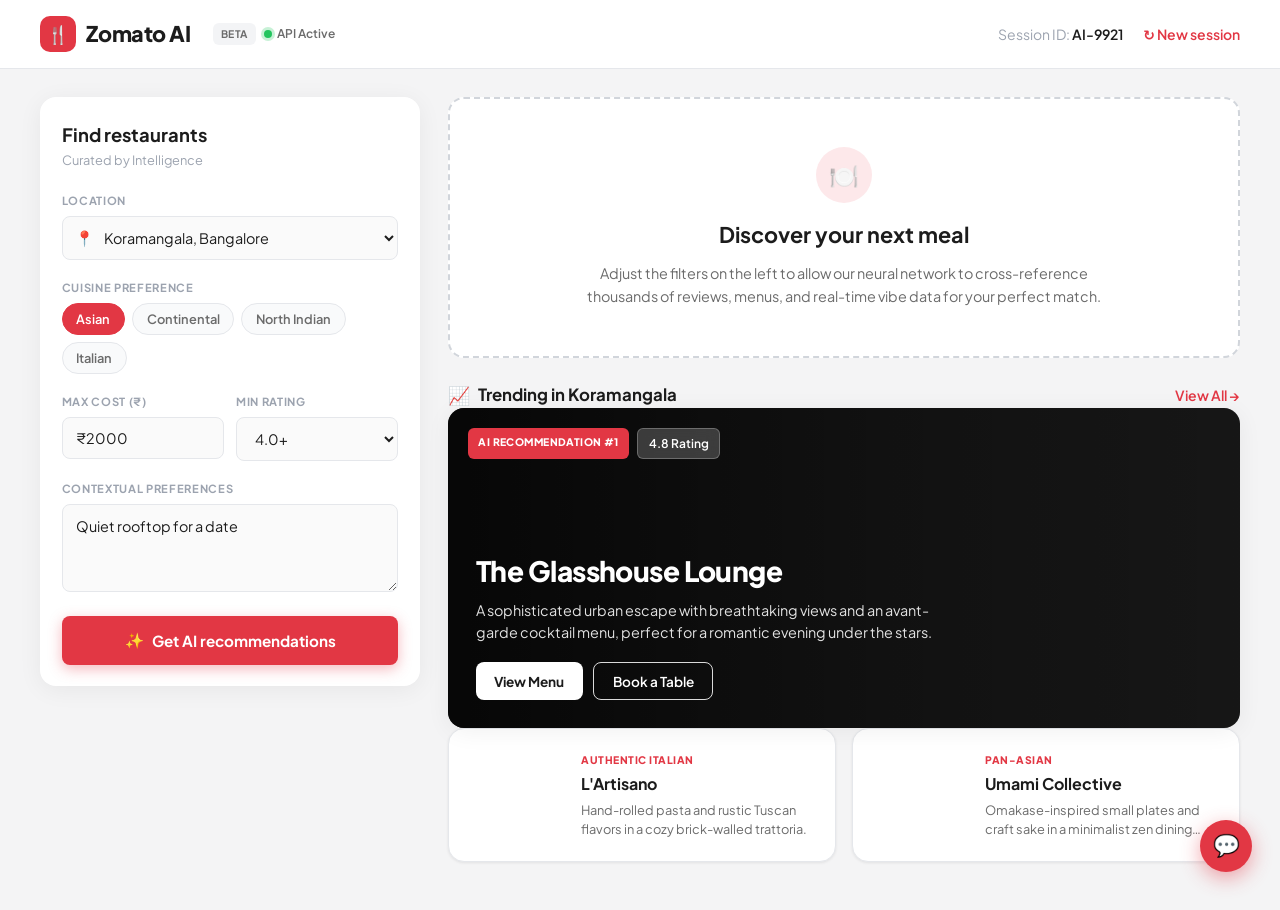
<file: Screens/zomato-ai-home/index.html>
<!DOCTYPE html>
<html lang="en">
<head>
  <meta charset="UTF-8" />
  <meta name="viewport" content="width=device-width, initial-scale=1.0" />
  <title>Zomato AI — Discover</title>
  <link rel="preconnect" href="https://fonts.googleapis.com" />
  <link rel="preconnect" href="https://fonts.gstatic.com" crossorigin />
  <link href="https://fonts.googleapis.com/css2?family=Plus+Jakarta+Sans:wght@400;500;600;700;800&display=swap" rel="stylesheet" />
  <link rel="stylesheet" href="styles.css" />
</head>
<body>
  <header class="app-header">
    <div class="brand">
      <div class="brand-icon" aria-hidden="true">🍴</div>
      <span class="brand-name">Zomato AI</span>
      <div class="brand-badges">
        <span class="pill-beta">Beta</span>
        <span class="pill-api"><span class="dot"></span> API Active</span>
      </div>
    </div>
    <div class="header-actions">
      <span class="session-label">Session ID: <strong id="session-id">AI-9921</strong></span>
      <button type="button" class="btn-new-session" id="btn-new-session" aria-label="Start new session">
        ↻ New session
      </button>
    </div>
  </header>

  <main class="app-main">
    <aside class="filter-panel" aria-label="Search filters">
      <h2>Find restaurants</h2>
      <p class="filter-subtitle">Curated by Intelligence</p>

      <form id="search-form" novalidate>
        <div class="form-group">
          <label for="location">Location</label>
          <div class="input-wrap">
            <span class="icon-left" aria-hidden="true">📍</span>
            <select id="location" class="input-control">
              <option value="Koramangala">Koramangala, Bangalore</option>
              <option value="Indiranagar">Indiranagar, Bangalore</option>
              <option value="Bellandur">Bellandur, Bangalore</option>
              <option value="BTM">BTM, Bangalore</option>
              <option value="Whitefield">Whitefield, Bangalore</option>
              <option value="HSR">HSR, Bangalore</option>
              <option value="Jayanagar">Jayanagar, Bangalore</option>
            </select>
          </div>
        </div>

        <div class="form-group">
          <label>Cuisine preference</label>
          <div class="cuisine-pills" role="group" aria-label="Cuisine preference">
            <button type="button" class="cuisine-pill active" data-cuisine="Asian">Asian</button>
            <button type="button" class="cuisine-pill" data-cuisine="Continental">Continental</button>
            <button type="button" class="cuisine-pill" data-cuisine="North Indian">North Indian</button>
            <button type="button" class="cuisine-pill" data-cuisine="Italian">Italian</button>
          </div>
          <input type="hidden" id="cuisine" name="cuisine" value="Asian" />
        </div>

        <div class="form-row">
          <div class="form-group">
            <label for="max_cost">Max cost (₹)</label>
            <input type="text" id="max_cost" class="input-control" value="₹2000" inputmode="numeric" />
          </div>
          <div class="form-group">
            <label for="min_rating">Min rating</label>
            <select id="min_rating" class="input-control">
              <option value="3.5">3.5+</option>
              <option value="4.0" selected>4.0+</option>
              <option value="4.5">4.5+</option>
            </select>
          </div>
        </div>

        <div class="form-group">
          <label for="description">Contextual preferences</label>
          <textarea id="description" class="input-control" rows="3" placeholder="Quiet rooftop for a date">Quiet rooftop for a date</textarea>
        </div>

        <button type="submit" class="btn-primary">
          <span aria-hidden="true">✨</span>
          Get AI recommendations
        </button>
      </form>
    </aside>

    <section class="content-panel" aria-label="Recommendations">
      <article class="hero-empty">
        <div class="hero-icon" aria-hidden="true">🍽️</div>
        <h3>Discover your next meal</h3>
        <p>
          Adjust the filters on the left to allow our neural network to cross-reference thousands of
          reviews, menus, and real-time vibe data for your perfect match.
        </p>
      </article>

      <div class="trending-block">
        <div class="section-header">
          <div class="section-title-wrap">
            <span class="trend-icon" aria-hidden="true">📈</span>
            <h3 id="trending-title">Trending in Koramangala</h3>
          </div>
          <a href="#" class="view-all">View All →</a>
        </div>

        <article class="featured-card">
          <div
            class="bg-image"
            style="background-image: url('https://images.unsplash.com/photo-1517248135467-4c7edcad34c4?w=1200&q=80');"
            role="img"
            aria-label="The Glasshouse Lounge interior"
          ></div>
          <div class="overlay"></div>
          <div class="featured-badges">
            <span class="badge-ai">AI RECOMMENDATION #1</span>
            <span class="badge-rating">4.8 Rating</span>
          </div>
          <div class="featured-content">
            <h4>The Glasshouse Lounge</h4>
            <p class="desc">
              A sophisticated urban escape with breathtaking views and an avant-garde cocktail menu,
              perfect for a romantic evening under the stars.
            </p>
            <div class="featured-actions">
              <button type="button" class="btn-white">View Menu</button>
              <button type="button" class="btn-outline-white">Book a Table</button>
            </div>
          </div>
        </article>

        <div class="secondary-grid">
          <article class="mini-card">
            <div
              class="mini-thumb"
              style="background-image: url('https://images.unsplash.com/photo-1476124369801-61402d2a0f44?w=400&q=80');"
              role="img"
              aria-label="Pasta dish"
            ></div>
            <div class="mini-body">
              <span class="mini-tag">AUTHENTIC ITALIAN</span>
              <h5>L'Artisano</h5>
              <p>Hand-rolled pasta and rustic Tuscan flavors in a cozy brick-walled trattoria.</p>
            </div>
          </article>
          <article class="mini-card">
            <div
              class="mini-thumb"
              style="background-image: url('https://images.unsplash.com/photo-1579584425555-c3ce17fd4351?w=400&q=80');"
              role="img"
              aria-label="Sushi platter"
            ></div>
            <div class="mini-body">
              <span class="mini-tag">PAN-ASIAN</span>
              <h5>Umami Collective</h5>
              <p>Omakase-inspired small plates and craft sake in a minimalist zen dining room.</p>
            </div>
          </article>
        </div>
      </div>
    </section>
  </main>

  <button type="button" class="chat-fab" id="chat-fab" aria-label="Open chat">💬</button>

  <script src="app.js"></script>
</body>
</html>
</file>
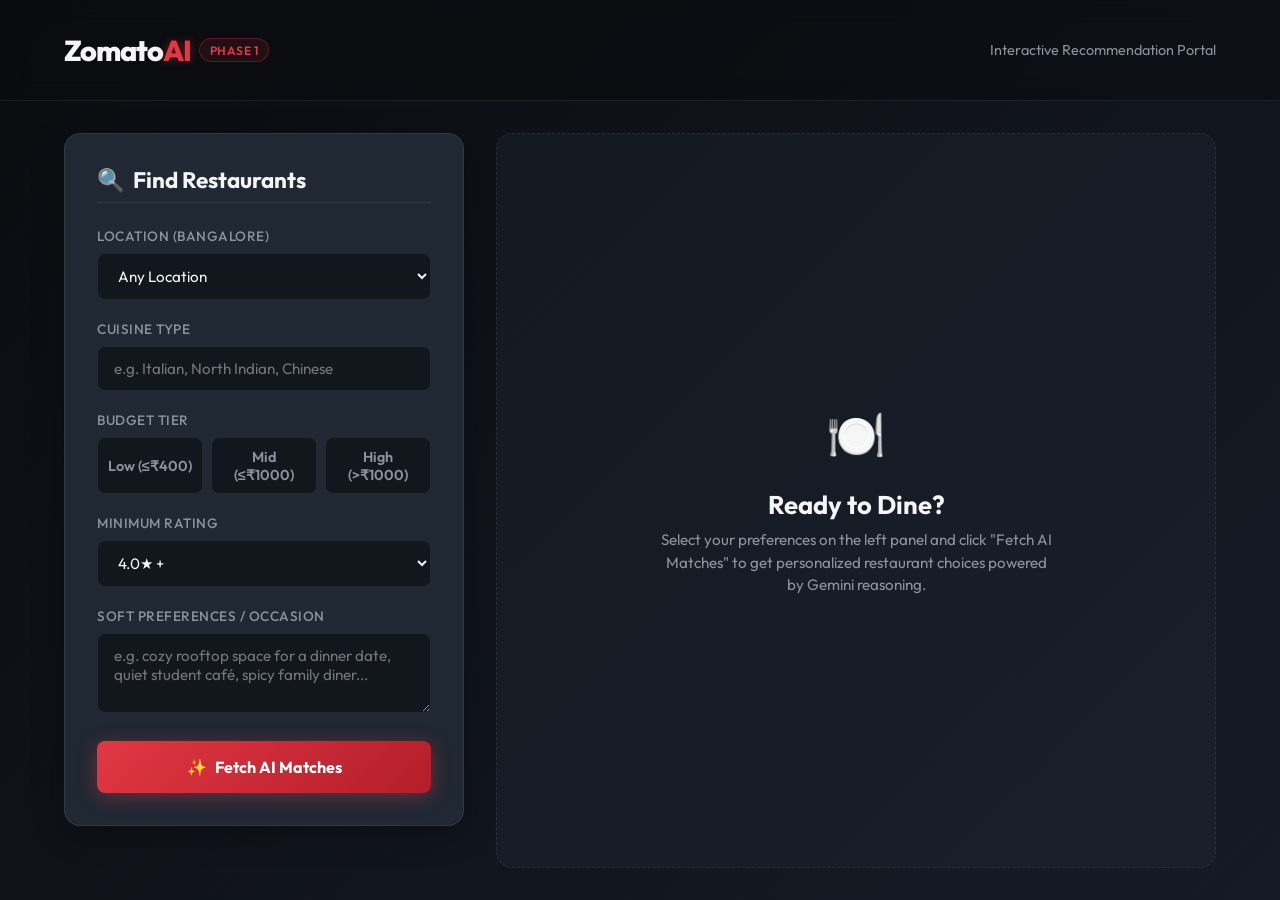
<file: Phase1/src/templates/index.html>
<!DOCTYPE html>
<html lang="en">
<head>
    <meta charset="UTF-8">
    <meta name="viewport" content="width=device-width, initial-scale=1.0">
    <title>Zomato AI - Premium Restaurant Recommendations</title>
    <!-- Google Fonts -->
    <link rel="preconnect" href="https://fonts.googleapis.com">
    <link rel="preconnect" href="https://fonts.gstatic.com" crossorigin>
    <link href="https://fonts.googleapis.com/css2?family=Outfit:wght@300;400;500;600;700;800&display=swap" rel="stylesheet">
    <style>
        :root {
            --bg-primary: #0b0c10;
            --bg-secondary: #1f2833;
            --accent-red: #e23744;
            --accent-glow: rgba(226, 55, 68, 0.4);
            --text-main: #f5f5f7;
            --text-secondary: #c5a059;
            --text-muted: #8b949e;
            --border-color: rgba(255, 255, 255, 0.08);
            --card-glow: rgba(226, 55, 68, 0.05);
        }

        * {
            box-sizing: border-box;
            margin: 0;
            padding: 0;
        }

        body {
            font-family: 'Outfit', sans-serif;
            background: linear-gradient(135deg, var(--bg-primary) 0%, #151b26 100%);
            color: var(--text-main);
            min-height: 100vh;
            display: flex;
            flex-direction: column;
            overflow-x: hidden;
        }

        header {
            padding: 2rem 5%;
            display: flex;
            justify-content: space-between;
            align-items: center;
            border-bottom: 1px solid var(--border-color);
            background: rgba(11, 12, 16, 0.6);
            backdrop-filter: blur(12px);
            position: sticky;
            top: 0;
            z-index: 100;
        }

        .logo-container {
            display: flex;
            align-items: center;
            gap: 0.5rem;
        }

        .logo-text {
            font-size: 1.8rem;
            font-weight: 800;
            letter-spacing: -1px;
            color: var(--text-main);
        }

        .logo-text span {
            color: var(--accent-red);
            text-shadow: 0 0 10px var(--accent-glow);
        }

        .badge {
            background: rgba(226, 55, 68, 0.1);
            color: var(--accent-red);
            border: 1px solid rgba(226, 55, 68, 0.3);
            padding: 0.2rem 0.6rem;
            border-radius: 20px;
            font-size: 0.75rem;
            font-weight: 600;
            letter-spacing: 0.5px;
        }

        main {
            flex: 1;
            display: grid;
            grid-template-columns: 400px 1fr;
            gap: 2rem;
            padding: 2rem 5%;
            max-width: 1400px;
            margin: 0 auto;
            width: 100%;
        }

        @media (max-width: 900px) {
            main {
                grid-template-columns: 1fr;
            }
        }

        .control-panel {
            background: var(--bg-secondary);
            border: 1px solid var(--border-color);
            border-radius: 16px;
            padding: 2rem;
            height: fit-content;
            box-shadow: 0 8px 32px rgba(0, 0, 0, 0.3);
            position: sticky;
            top: 100px;
        }

        .section-title {
            font-size: 1.4rem;
            font-weight: 700;
            margin-bottom: 1.5rem;
            display: flex;
            align-items: center;
            gap: 0.5rem;
            border-bottom: 1px solid var(--border-color);
            padding-bottom: 0.5rem;
        }

        .form-group {
            margin-bottom: 1.25rem;
        }

        .form-group label {
            display: block;
            font-size: 0.85rem;
            font-weight: 500;
            color: var(--text-muted);
            margin-bottom: 0.5rem;
            text-transform: uppercase;
            letter-spacing: 0.5px;
        }

        .input-control {
            width: 100%;
            background: rgba(11, 12, 16, 0.6);
            border: 1px solid var(--border-color);
            border-radius: 8px;
            padding: 0.75rem 1rem;
            color: var(--text-main);
            font-family: inherit;
            font-size: 0.95rem;
            transition: all 0.3s ease;
        }

        .input-control:focus {
            outline: none;
            border-color: var(--accent-red);
            box-shadow: 0 0 0 3px rgba(226, 55, 68, 0.15);
        }

        .budget-selector {
            display: flex;
            gap: 0.5rem;
        }

        .budget-btn {
            flex: 1;
            background: rgba(11, 12, 16, 0.6);
            border: 1px solid var(--border-color);
            border-radius: 8px;
            padding: 0.6rem;
            color: var(--text-muted);
            font-family: inherit;
            font-size: 0.9rem;
            font-weight: 600;
            cursor: pointer;
            transition: all 0.3s ease;
        }

        .budget-btn:hover {
            border-color: rgba(226, 55, 68, 0.5);
            color: var(--text-main);
        }

        .budget-btn.active {
            background: var(--accent-red);
            border-color: var(--accent-red);
            color: white;
            box-shadow: 0 4px 12px var(--accent-glow);
        }

        textarea.input-control {
            resize: vertical;
            min-height: 80px;
        }

        .submit-btn {
            width: 100%;
            background: linear-gradient(135deg, var(--accent-red) 0%, #b31e29 100%);
            border: none;
            border-radius: 8px;
            padding: 1rem;
            color: white;
            font-family: inherit;
            font-size: 1rem;
            font-weight: 700;
            cursor: pointer;
            box-shadow: 0 4px 20px var(--accent-glow);
            transition: all 0.3s ease;
            display: flex;
            align-items: center;
            justify-content: center;
            gap: 0.5rem;
            margin-top: 1.5rem;
        }

        .submit-btn:hover {
            transform: translateY(-2px);
            box-shadow: 0 6px 24px var(--accent-glow);
        }

        .submit-btn:active {
            transform: translateY(0);
        }

        .results-panel {
            display: flex;
            flex-direction: column;
            gap: 1.5rem;
        }

        .welcome-card {
            background: rgba(31, 40, 51, 0.4);
            border: 1px dashed var(--border-color);
            border-radius: 16px;
            padding: 4rem 2rem;
            text-align: center;
            display: flex;
            flex-direction: column;
            align-items: center;
            justify-content: center;
            height: 100%;
        }

        .welcome-icon {
            font-size: 3rem;
            margin-bottom: 1.5rem;
            animation: bounce 2s infinite;
        }

        @keyframes bounce {
            0%, 100% { transform: translateY(0); }
            50% { transform: translateY(-10px); }
        }

        .welcome-card h2 {
            font-size: 1.6rem;
            font-weight: 700;
            margin-bottom: 0.5rem;
        }

        .welcome-card p {
            color: var(--text-muted);
            max-width: 400px;
            font-size: 0.95rem;
            line-height: 1.5;
        }

        .card-grid {
            display: grid;
            grid-template-columns: 1fr;
            gap: 1.5rem;
        }

        .restaurant-card {
            background: var(--bg-secondary);
            border: 1px solid var(--border-color);
            border-radius: 16px;
            padding: 1.5rem;
            position: relative;
            overflow: hidden;
            transition: all 0.3s cubic-bezier(0.25, 0.8, 0.25, 1);
            box-shadow: 0 4px 12px rgba(0,0,0,0.1);
        }

        .restaurant-card:hover {
            transform: translateY(-4px);
            border-color: rgba(226, 55, 68, 0.3);
            box-shadow: 0 12px 24px rgba(0,0,0,0.2), 0 0 15px var(--card-glow);
        }

        .restaurant-card::before {
            content: '';
            position: absolute;
            top: 0;
            left: 0;
            width: 4px;
            height: 100%;
            background: var(--accent-red);
            opacity: 0;
            transition: opacity 0.3s ease;
        }

        .restaurant-card:hover::before {
            opacity: 1;
        }

        .card-header {
            display: flex;
            justify-content: space-between;
            align-items: flex-start;
            margin-bottom: 1rem;
            gap: 1rem;
        }

        .restaurant-title {
            font-size: 1.3rem;
            font-weight: 700;
            color: var(--text-main);
        }

        .rating-badge {
            background: #257a3e;
            color: white;
            padding: 0.25rem 0.6rem;
            border-radius: 6px;
            font-size: 0.9rem;
            font-weight: 700;
            display: flex;
            align-items: center;
            gap: 0.25rem;
        }

        .rating-badge.low {
            background: #a87e16;
        }

        .rating-badge.poor {
            background: #a82e16;
        }

        .restaurant-meta {
            display: flex;
            flex-wrap: wrap;
            gap: 1rem;
            margin-bottom: 1rem;
            font-size: 0.85rem;
            color: var(--text-muted);
            border-bottom: 1px solid var(--border-color);
            padding-bottom: 1rem;
        }

        .meta-item {
            display: flex;
            align-items: center;
            gap: 0.25rem;
        }

        .meta-item span.icon {
            color: var(--accent-red);
        }

        .ai-explanation {
            background: rgba(255, 255, 255, 0.02);
            border: 1px solid rgba(255, 255, 255, 0.05);
            border-radius: 8px;
            padding: 1rem;
            font-size: 0.9rem;
            line-height: 1.6;
            position: relative;
        }

        .ai-explanation::after {
            content: "AI Insight";
            position: absolute;
            top: -9px;
            right: 12px;
            background: var(--bg-secondary);
            padding: 0 0.5rem;
            font-size: 0.7rem;
            font-weight: 600;
            color: var(--text-muted);
            text-transform: uppercase;
            letter-spacing: 0.5px;
            border-radius: 4px;
            border: 1px solid rgba(255, 255, 255, 0.05);
        }

        /* Shimmer Loading Skeleton */
        .skeleton-card {
            background: var(--bg-secondary);
            border: 1px solid var(--border-color);
            border-radius: 16px;
            padding: 1.5rem;
            height: 180px;
            display: flex;
            flex-direction: column;
            gap: 1rem;
            overflow: hidden;
            position: relative;
        }

        .skeleton-card::after {
            content: '';
            position: absolute;
            top: 0;
            left: 0;
            width: 100%;
            height: 100%;
            background: linear-gradient(90deg, transparent, rgba(255, 255, 255, 0.05), transparent);
            transform: translateX(-100%);
            animation: loading 1.5s infinite;
        }

        @keyframes loading {
            100% { transform: translateX(100%); }
        }

        .skeleton-line {
            background: rgba(255, 255, 255, 0.04);
            border-radius: 4px;
        }

        .skeleton-line.h1 { height: 24px; width: 60%; }
        .skeleton-line.h2 { height: 16px; width: 40%; }
        .skeleton-line.body { height: 60px; width: 100%; }

        .hidden {
            display: none !important;
        }

        .error-message {
            background: rgba(226, 55, 68, 0.08);
            border: 1px solid rgba(226, 55, 68, 0.2);
            border-radius: 12px;
            padding: 1.5rem;
            text-align: center;
            color: #ff6b76;
            margin-top: 1rem;
        }
    </style>
</head>
<body>

    <header>
        <div class="logo-container">
            <div class="logo-text">Zomato<span>AI</span></div>
            <div class="badge">PHASE 1</div>
        </div>
        <div style="font-size: 0.9rem; color: var(--text-muted);">Interactive Recommendation Portal</div>
    </header>

    <main>
        <!-- Control Panel -->
        <section class="control-panel">
            <div class="section-title">
                <span>🔍</span> Find Restaurants
            </div>
            <form id="recommend-form">
                <!-- Location Field -->
                <div class="form-group">
                    <label for="location">Location (Bangalore)</label>
                    <select id="location" class="input-control">
                        <option value="">Any Location</option>
                        <option value="Banashankari">Banashankari</option>
                        <option value="Basavanagudi">Basavanagudi</option>
                        <option value="BTM">BTM Layout</option>
                        <option value="Indiranagar">Indiranagar</option>
                        <option value="Jayanagar">Jayanagar</option>
                        <option value="JP Nagar">JP Nagar</option>
                        <option value="Koramangala">Koramangala</option>
                        <option value="Malleshwaram">Malleshwaram</option>
                        <option value="Marathahalli">Marathahalli</option>
                        <option value="Whitefield">Whitefield</option>
                    </select>
                </div>

                <!-- Cuisine Field -->
                <div class="form-group">
                    <label for="cuisine">Cuisine Type</label>
                    <input type="text" id="cuisine" class="input-control" placeholder="e.g. Italian, North Indian, Chinese">
                </div>

                <!-- Budget Field -->
                <div class="form-group">
                    <label>Budget Tier</label>
                    <div class="budget-selector">
                        <button type="button" class="budget-btn" data-tier="low">Low (≤₹400)</button>
                        <button type="button" class="budget-btn" data-tier="medium">Mid (≤₹1000)</button>
                        <button type="button" class="budget-btn" data-tier="high">High (>₹1000)</button>
                    </div>
                    <input type="hidden" id="budget_tier" value="">
                </div>

                <!-- Minimum Rating Field -->
                <div class="form-group">
                    <label for="min_rating">Minimum Rating</label>
                    <select id="min_rating" class="input-control">
                        <option value="0">Any Rating</option>
                        <option value="3.5">3.5★ +</option>
                        <option value="4.0" selected>4.0★ +</option>
                        <option value="4.5">4.5★ +</option>
                    </select>
                </div>

                <!-- Natural Language Text Box -->
                <div class="form-group">
                    <label for="description">Soft Preferences / Occasion</label>
                    <textarea id="description" class="input-control" placeholder="e.g. cozy rooftop space for a dinner date, quiet student café, spicy family diner..."></textarea>
                </div>

                <button type="submit" class="submit-btn">
                    <span>✨</span> Fetch AI Matches
                </button>
            </form>
        </section>

        <!-- Results Panel -->
        <section class="results-panel">
            <!-- Welcome Card -->
            <div id="welcome-view" class="welcome-card">
                <div class="welcome-icon">🍽️</div>
                <h2>Ready to Dine?</h2>
                <p>Select your preferences on the left panel and click "Fetch AI Matches" to get personalized restaurant choices powered by Gemini reasoning.</p>
            </div>

            <!-- Loader Skeleton -->
            <div id="loader-view" class="card-grid hidden">
                <div class="skeleton-card">
                    <div class="skeleton-line h1"></div>
                    <div class="skeleton-line h2"></div>
                    <div class="skeleton-line body"></div>
                </div>
                <div class="skeleton-card">
                    <div class="skeleton-line h1"></div>
                    <div class="skeleton-line h2"></div>
                    <div class="skeleton-line body"></div>
                </div>
                <div class="skeleton-card">
                    <div class="skeleton-line h1"></div>
                    <div class="skeleton-line h2"></div>
                    <div class="skeleton-line body"></div>
                </div>
            </div>

            <!-- Error message view -->
            <div id="error-view" class="error-message hidden">
                <h3>Oops! Something went wrong</h3>
                <p id="error-text">Failed to fetch recommendations. Please check your backend connection.</p>
            </div>

            <!-- Results List Grid -->
            <div id="results-grid" class="card-grid hidden"></div>
        </section>
    </main>

    <script>
        // Handle budget tier selection
        const budgetBtns = document.querySelectorAll('.budget-btn');
        const budgetInput = document.getElementById('budget_tier');

        budgetBtns.forEach(btn => {
            btn.addEventListener('click', () => {
                const isSelected = btn.classList.contains('active');
                budgetBtns.forEach(b => b.classList.remove('active'));
                
                if (isSelected) {
                    budgetInput.value = '';
                } else {
                    btn.classList.add('active');
                    budgetInput.value = btn.dataset.tier;
                }
            });
        });

        // Form Submit handler
        const form = document.getElementById('recommend-form');
        const welcomeView = document.getElementById('welcome-view');
        const loaderView = document.getElementById('loader-view');
        const errorView = document.getElementById('error-view');
        const errorText = document.getElementById('error-text');
        const resultsGrid = document.getElementById('results-grid');

        form.addEventListener('submit', async (e) => {
            e.preventDefault();

            // Toggle views
            welcomeView.classList.add('hidden');
            errorView.classList.add('hidden');
            resultsGrid.classList.add('hidden');
            loaderView.classList.remove('hidden');

            const payload = {
                location: document.getElementById('location').value,
                cuisine: document.getElementById('cuisine').value,
                budget_tier: budgetInput.value,
                min_rating: parseFloat(document.getElementById('min_rating').value) || 0.0,
                description: document.getElementById('description').value
            };

            try {
                const response = await fetch('/recommend', {
                    method: 'POST',
                    headers: { 'Content-Type': 'application/json' },
                    body: JSON.stringify(payload)
                });

                if (!response.ok) {
                    throw new Error(`Server returned code ${response.status}`);
                }

                const data = await response.json();
                
                // Clear grid
                resultsGrid.innerHTML = '';

                if (!data.recommendations || data.recommendations.length === 0) {
                    resultsGrid.innerHTML = `
                        <div class="welcome-card" style="grid-column: 1/-1; padding: 3rem;">
                            <div class="welcome-icon">🔍</div>
                            <h2>No Matching Restaurants</h2>
                            <p>We couldn't find any restaurants in the database matching your criteria. Try relaxing your filters or choosing a different location!</p>
                        </div>
                    `;
                } else {
                    data.recommendations.forEach(item => {
                        // Rating classes
                        let ratingClass = '';
                        if (item.rating < 4.0 && item.rating >= 3.0) ratingClass = 'low';
                        else if (item.rating < 3.0) ratingClass = 'poor';

                        const cardHTML = `
                            <div class="restaurant-card">
                                <div class="card-header">
                                    <div class="restaurant-title">${escapeHTML(item.name)}</div>
                                    <div class="rating-badge ${ratingClass}">
                                        ★ ${item.rating.toFixed(1)}
                                    </div>
                                </div>
                                <div class="restaurant-meta">
                                    <div class="meta-item">
                                        <span class="icon">📍</span>
                                        <span>${escapeHTML(item.location)}</span>
                                    </div>
                                    <div class="meta-item">
                                        <span class="icon">🍴</span>
                                        <span>${escapeHTML(item.cuisines)}</span>
                                    </div>
                                    <div class="meta-item">
                                        <span class="icon">💰</span>
                                        <span>~ ₹${item.cost} for two</span>
                                    </div>
                                </div>
                                <div class="ai-explanation">
                                    ${escapeHTML(item.explanation)}
                                </div>
                            </div>
                        `;
                        resultsGrid.insertAdjacentHTML('beforeend', cardHTML);
                    });
                }

                loaderView.classList.add('hidden');
                resultsGrid.classList.remove('hidden');

            } catch (err) {
                console.error(err);
                errorText.innerText = err.message || "Failed to communicate with recommendation API.";
                loaderView.classList.add('hidden');
                errorView.classList.remove('hidden');
            }
        });

        function escapeHTML(str) {
            if (!str) return '';
            return str.replace(/[&<>'"]/g, 
                tag => ({
                    '&': '&amp;',
                    '<': '&lt;',
                    '>': '&gt;',
                    "'": '&#39;',
                    '"': '&quot;'
                }[tag] || tag)
            );
        }
    </script>
</body>
</html>
</file>
<file: Screens/zomato-ai-home/styles.css>
:root {
  --zomato-red: #e23744;
  --zomato-red-hover: #cb1f2e;
  --zomato-red-soft: #fde8ea;
  --bg-page: #f4f4f5;
  --bg-card: #ffffff;
  --text-primary: #1c1c1c;
  --text-secondary: #6b6b6b;
  --text-muted: #9ca3af;
  --border: #e5e7eb;
  --border-dashed: #d1d5db;
  --green: #22c55e;
  --radius-lg: 16px;
  --radius-md: 12px;
  --radius-sm: 8px;
  --shadow-card: 0 4px 24px rgba(0, 0, 0, 0.06);
  --shadow-sm: 0 1px 3px rgba(0, 0, 0, 0.08);
  --font: "Plus Jakarta Sans", system-ui, sans-serif;
}

*,
*::before,
*::after {
  box-sizing: border-box;
  margin: 0;
  padding: 0;
}

body {
  font-family: var(--font);
  background: var(--bg-page);
  color: var(--text-primary);
  min-height: 100vh;
  line-height: 1.5;
}

a {
  color: var(--zomato-red);
  text-decoration: none;
  font-weight: 600;
}

a:hover {
  text-decoration: underline;
}

/* Header */
.app-header {
  display: flex;
  align-items: center;
  justify-content: space-between;
  padding: 1rem 2.5rem;
  background: var(--bg-card);
  border-bottom: 1px solid var(--border);
  position: sticky;
  top: 0;
  z-index: 100;
}

.brand {
  display: flex;
  align-items: center;
  gap: 0.65rem;
}

.brand-icon {
  width: 36px;
  height: 36px;
  background: var(--zomato-red);
  border-radius: 10px;
  display: flex;
  align-items: center;
  justify-content: center;
  color: #fff;
  font-size: 1.1rem;
}

.brand-name {
  font-size: 1.35rem;
  font-weight: 800;
  letter-spacing: -0.02em;
}

.brand-badges {
  display: flex;
  align-items: center;
  gap: 0.5rem;
  margin-left: 0.75rem;
}

.pill-beta {
  font-size: 0.65rem;
  font-weight: 700;
  text-transform: uppercase;
  letter-spacing: 0.04em;
  padding: 0.2rem 0.5rem;
  border-radius: 6px;
  background: #f3f4f6;
  color: var(--text-secondary);
}

.pill-api {
  display: flex;
  align-items: center;
  gap: 0.35rem;
  font-size: 0.75rem;
  font-weight: 600;
  color: var(--text-secondary);
}

.pill-api .dot {
  width: 8px;
  height: 8px;
  border-radius: 50%;
  background: var(--green);
  box-shadow: 0 0 0 3px rgba(34, 197, 94, 0.25);
}

.header-actions {
  display: flex;
  align-items: center;
  gap: 1.25rem;
  font-size: 0.875rem;
}

.session-label {
  color: var(--text-muted);
}

.session-label strong {
  color: var(--text-primary);
  font-weight: 600;
}

.btn-new-session {
  display: inline-flex;
  align-items: center;
  gap: 0.35rem;
  background: none;
  border: none;
  color: var(--zomato-red);
  font-family: inherit;
  font-size: 0.875rem;
  font-weight: 600;
  cursor: pointer;
  padding: 0.25rem 0;
}

.btn-new-session:hover {
  text-decoration: underline;
}

/* Layout */
.app-main {
  display: grid;
  grid-template-columns: minmax(300px, 380px) 1fr;
  gap: 1.75rem;
  padding: 1.75rem 2.5rem 3rem;
  max-width: 1400px;
  margin: 0 auto;
}

@media (max-width: 1024px) {
  .app-main {
    grid-template-columns: 1fr;
    padding: 1.25rem;
  }

  .app-header {
    padding: 1rem 1.25rem;
    flex-wrap: wrap;
    gap: 0.75rem;
  }
}

/* Sidebar */
.filter-panel {
  background: var(--bg-card);
  border-radius: var(--radius-lg);
  box-shadow: var(--shadow-card);
  padding: 1.5rem 1.35rem 1.35rem;
  height: fit-content;
  position: sticky;
  top: 5.5rem;
}

.filter-panel h2 {
  font-size: 1.15rem;
  font-weight: 700;
  margin-bottom: 0.15rem;
}

.filter-subtitle {
  font-size: 0.8rem;
  color: var(--text-muted);
  margin-bottom: 1.35rem;
}

.form-group {
  margin-bottom: 1.15rem;
}

.form-group label {
  display: block;
  font-size: 0.7rem;
  font-weight: 700;
  text-transform: uppercase;
  letter-spacing: 0.06em;
  color: var(--text-muted);
  margin-bottom: 0.45rem;
}

.input-wrap {
  position: relative;
}

.input-wrap .icon-left {
  position: absolute;
  left: 0.85rem;
  top: 50%;
  transform: translateY(-50%);
  color: var(--text-muted);
  font-size: 0.95rem;
  pointer-events: none;
}

.input-control,
select.input-control {
  width: 100%;
  font-family: inherit;
  font-size: 0.9rem;
  padding: 0.7rem 0.85rem;
  border: 1px solid var(--border);
  border-radius: var(--radius-sm);
  background: #fafafa;
  color: var(--text-primary);
  transition: border-color 0.15s, box-shadow 0.15s;
}

.input-wrap .input-control {
  padding-left: 2.35rem;
}

.input-control:focus,
select.input-control:focus,
textarea.input-control:focus {
  outline: none;
  border-color: var(--zomato-red);
  box-shadow: 0 0 0 3px var(--zomato-red-soft);
  background: #fff;
}

textarea.input-control {
  resize: vertical;
  min-height: 88px;
  line-height: 1.45;
}

.form-row {
  display: grid;
  grid-template-columns: 1fr 1fr;
  gap: 0.75rem;
}

.cuisine-pills {
  display: flex;
  flex-wrap: wrap;
  gap: 0.45rem;
}

.cuisine-pill {
  font-family: inherit;
  font-size: 0.8rem;
  font-weight: 600;
  padding: 0.45rem 0.85rem;
  border-radius: 999px;
  border: 1px solid var(--border);
  background: #f9fafb;
  color: var(--text-secondary);
  cursor: pointer;
  transition: all 0.15s;
}

.cuisine-pill:hover {
  border-color: var(--zomato-red);
  color: var(--zomato-red);
}

.cuisine-pill.active {
  background: var(--zomato-red);
  border-color: var(--zomato-red);
  color: #fff;
}

.btn-primary {
  width: 100%;
  margin-top: 0.5rem;
  font-family: inherit;
  font-size: 0.95rem;
  font-weight: 700;
  padding: 0.9rem 1rem;
  border: none;
  border-radius: var(--radius-sm);
  background: var(--zomato-red);
  color: #fff;
  cursor: pointer;
  display: flex;
  align-items: center;
  justify-content: center;
  gap: 0.5rem;
  box-shadow: 0 4px 14px rgba(226, 55, 68, 0.35);
  transition: background 0.15s, transform 0.1s;
}

.btn-primary:hover {
  background: var(--zomato-red-hover);
}

.btn-primary:active {
  transform: scale(0.98);
}

/* Content */
.content-panel {
  display: flex;
  flex-direction: column;
  gap: 1.5rem;
  min-width: 0;
}

/* Hero empty state */
.hero-empty {
  background: var(--bg-card);
  border: 2px dashed var(--border-dashed);
  border-radius: var(--radius-lg);
  padding: 3rem 2rem;
  text-align: center;
}

.hero-icon {
  width: 56px;
  height: 56px;
  margin: 0 auto 1rem;
  background: var(--zomato-red-soft);
  border-radius: 50%;
  display: flex;
  align-items: center;
  justify-content: center;
  font-size: 1.5rem;
  color: var(--zomato-red);
}

.hero-empty h3 {
  font-size: 1.35rem;
  font-weight: 700;
  margin-bottom: 0.65rem;
}

.hero-empty p {
  font-size: 0.9rem;
  color: var(--text-secondary);
  max-width: 520px;
  margin: 0 auto;
  line-height: 1.6;
}

/* Trending section */
.section-header {
  display: flex;
  align-items: center;
  justify-content: space-between;
  gap: 1rem;
}

.section-title-wrap {
  display: flex;
  align-items: center;
  gap: 0.5rem;
}

.section-title-wrap .trend-icon {
  color: var(--zomato-red);
  font-size: 1.1rem;
}

.section-title-wrap h3 {
  font-size: 1.05rem;
  font-weight: 700;
}

.view-all {
  font-size: 0.875rem;
  white-space: nowrap;
}

/* Featured card */
.featured-card {
  position: relative;
  border-radius: var(--radius-lg);
  overflow: hidden;
  min-height: 320px;
  box-shadow: var(--shadow-card);
  background: #1a1a1a;
}

.featured-card .bg-image {
  position: absolute;
  inset: 0;
  background-size: cover;
  background-position: center;
}

.featured-card .overlay {
  position: absolute;
  inset: 0;
  background: linear-gradient(
    90deg,
    rgba(0, 0, 0, 0.75) 0%,
    rgba(0, 0, 0, 0.35) 55%,
    rgba(0, 0, 0, 0.15) 100%
  );
}

.featured-content {
  position: relative;
  z-index: 2;
  padding: 1.5rem 1.75rem 1.75rem;
  min-height: 320px;
  display: flex;
  flex-direction: column;
  justify-content: flex-end;
}

.featured-badges {
  position: absolute;
  top: 1.25rem;
  left: 1.25rem;
  display: flex;
  gap: 0.5rem;
  flex-wrap: wrap;
}

.badge-ai {
  font-size: 0.65rem;
  font-weight: 800;
  letter-spacing: 0.04em;
  padding: 0.35rem 0.65rem;
  border-radius: 6px;
  background: var(--zomato-red);
  color: #fff;
}

.badge-rating {
  font-size: 0.75rem;
  font-weight: 600;
  padding: 0.35rem 0.65rem;
  border-radius: 6px;
  background: rgba(255, 255, 255, 0.2);
  backdrop-filter: blur(8px);
  color: #fff;
  border: 1px solid rgba(255, 255, 255, 0.25);
}

.featured-content h4 {
  font-size: 1.75rem;
  font-weight: 800;
  color: #fff;
  margin-bottom: 0.5rem;
  letter-spacing: -0.02em;
}

.featured-content .desc {
  font-size: 0.9rem;
  color: rgba(255, 255, 255, 0.88);
  max-width: 480px;
  margin-bottom: 1.15rem;
  line-height: 1.5;
}

.featured-actions {
  display: flex;
  gap: 0.65rem;
  flex-wrap: wrap;
}

.btn-white {
  font-family: inherit;
  font-size: 0.85rem;
  font-weight: 700;
  padding: 0.6rem 1.15rem;
  border-radius: var(--radius-sm);
  border: none;
  background: #fff;
  color: var(--text-primary);
  cursor: pointer;
}

.btn-outline-white {
  font-family: inherit;
  font-size: 0.85rem;
  font-weight: 600;
  padding: 0.6rem 1.15rem;
  border-radius: var(--radius-sm);
  border: 1.5px solid rgba(255, 255, 255, 0.85);
  background: transparent;
  color: #fff;
  cursor: pointer;
}

.btn-white:hover {
  background: #f3f4f6;
}

.btn-outline-white:hover {
  background: rgba(255, 255, 255, 0.12);
}

/* Secondary cards */
.secondary-grid {
  display: grid;
  grid-template-columns: repeat(2, 1fr);
  gap: 1rem;
}

@media (max-width: 640px) {
  .secondary-grid {
    grid-template-columns: 1fr;
  }
}

.mini-card {
  display: flex;
  gap: 1rem;
  background: var(--bg-card);
  border-radius: var(--radius-lg);
  padding: 1rem;
  box-shadow: var(--shadow-sm);
  border: 1px solid var(--border);
}

.mini-thumb {
  width: 100px;
  height: 100px;
  border-radius: var(--radius-md);
  flex-shrink: 0;
  background-size: cover;
  background-position: center;
}

.mini-body {
  display: flex;
  flex-direction: column;
  justify-content: center;
  min-width: 0;
}

.mini-tag {
  font-size: 0.65rem;
  font-weight: 800;
  letter-spacing: 0.05em;
  color: var(--zomato-red);
  margin-bottom: 0.25rem;
}

.mini-body h5 {
  font-size: 1rem;
  font-weight: 700;
  margin-bottom: 0.35rem;
}

.mini-body p {
  font-size: 0.8rem;
  color: var(--text-secondary);
  line-height: 1.45;
  display: -webkit-box;
  -webkit-line-clamp: 2;
  -webkit-box-orient: vertical;
  overflow: hidden;
}

/* Chat FAB */
.chat-fab {
  position: fixed;
  bottom: 1.75rem;
  right: 1.75rem;
  width: 52px;
  height: 52px;
  border-radius: 50%;
  border: none;
  background: var(--zomato-red);
  color: #fff;
  font-size: 1.35rem;
  cursor: pointer;
  box-shadow: 0 6px 20px rgba(226, 55, 68, 0.45);
  z-index: 200;
  display: flex;
  align-items: center;
  justify-content: center;
  transition: transform 0.15s;
}

.chat-fab:hover {
  transform: scale(1.06);
}
</file>
